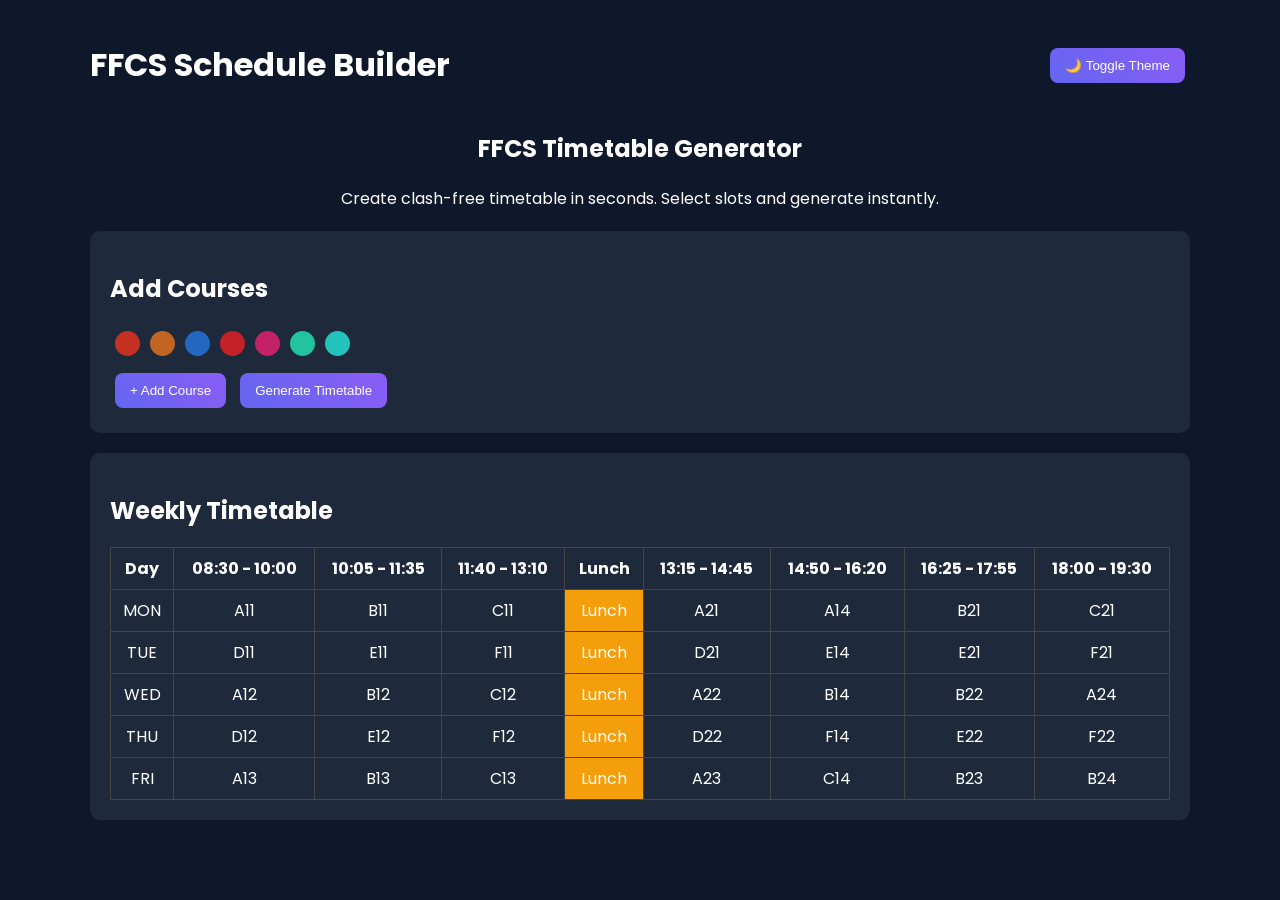
<file: index.html>
<!DOCTYPE html>
<html lang="en">
<head>
<meta charset="UTF-8">
<meta name="viewport" content="width=device-width, initial-scale=1.0">

<title>FFCS Timetable Generator | Clash-Free Schedule Builder</title>

<meta name="description" content="Create clash-free FFCS timetables instantly. Perfect for VIT students.">

<link rel="stylesheet" href="style.css">

<link href="https://fonts.googleapis.com/css2?family=Poppins:wght@300;500;700&display=swap" rel="stylesheet">
</head>

<body>

<div class="container">

<header>
  <h1>FFCS Schedule Builder</h1>
  <button id="themeToggle">🌙 Toggle Theme</button>
</header>

<section class="hero">
  <h2>FFCS Timetable Generator</h2>
  <p>
    Create clash-free timetable in seconds. Select slots and generate instantly.
  </p>
</section>

<section class="card">
  <h2>Add Courses</h2>

  <div id="courseList"></div>

  <div id="colorPicker"></div>

  <button onclick="addCourse()">+ Add Course</button>
  <button onclick="generate()">Generate Timetable</button>
</section>

<section class="card">
  <h2>Weekly Timetable</h2>

  <table>
    <thead>
      <tr>
        <th>Day</th>
        <th>08:30 - 10:00</th>
        <th>10:05 - 11:35</th>
        <th>11:40 - 13:10</th>
        <th>Lunch</th>
        <th>13:15 - 14:45</th>
        <th>14:50 - 16:20</th>
        <th>16:25 - 17:55</th>
        <th>18:00 - 19:30</th>
      </tr>
    </thead>
    <tbody id="tableBody"></tbody>
  </table>

</section>

</div>

<script src="app.js"></script>
</body>
</html>
</file>
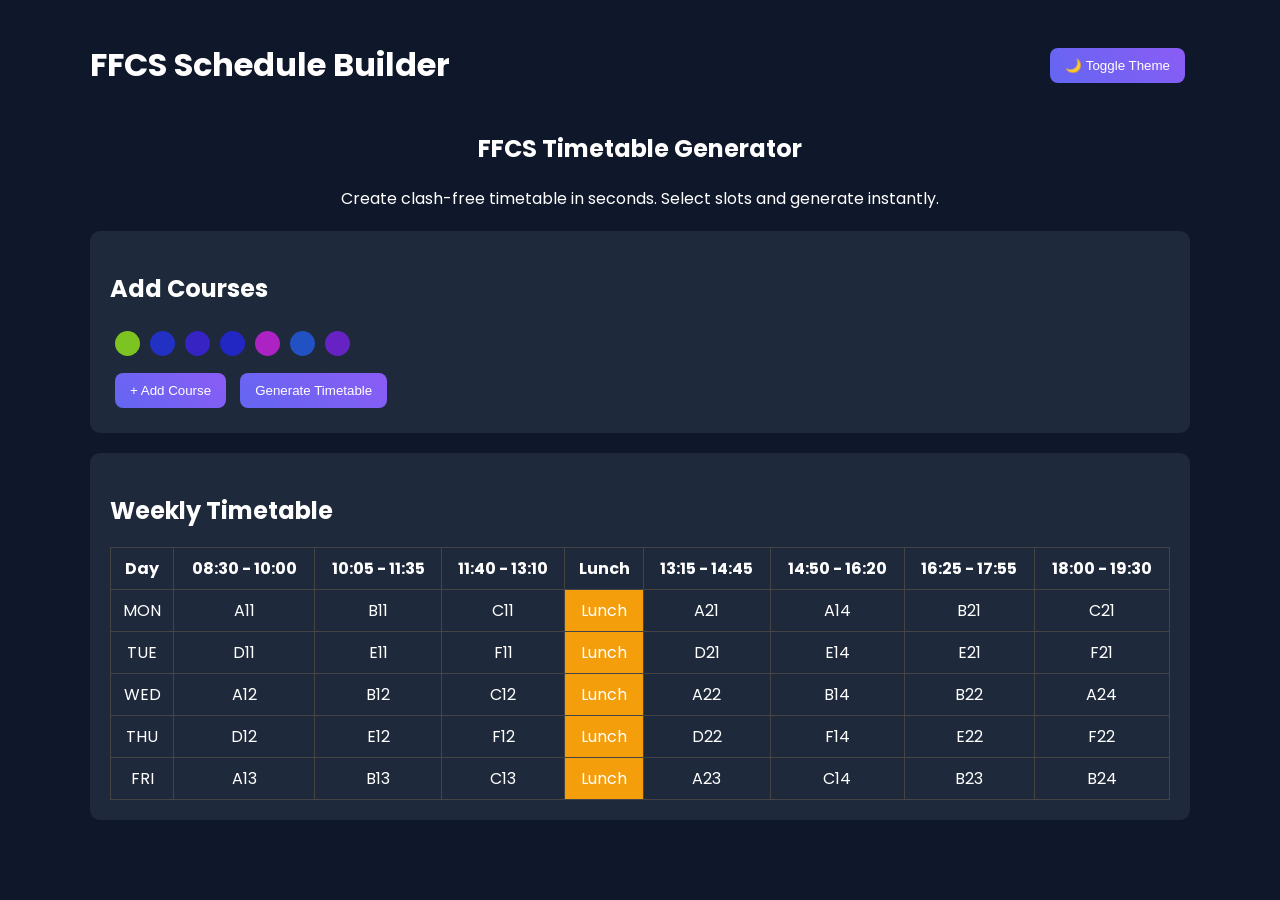
<file: index..html>
<!DOCTYPE html>
<html lang="en">
<head>
<meta charset="UTF-8">
<meta name="viewport" content="width=device-width, initial-scale=1.0">

<title>FFCS Timetable Generator | Clash-Free Schedule Builder</title>

<meta name="description" content="Create clash-free FFCS timetables instantly. Perfect for VIT students.">

<link rel="stylesheet" href="style.css">

<link href="https://fonts.googleapis.com/css2?family=Poppins:wght@300;500;700&display=swap" rel="stylesheet">
</head>

<body>

<div class="container">

<header>
  <h1>FFCS Schedule Builder</h1>
  <button id="themeToggle">🌙 Toggle Theme</button>
</header>

<section class="hero">
  <h2>FFCS Timetable Generator</h2>
  <p>
    Create clash-free timetable in seconds. Select slots and generate instantly.
  </p>
</section>

<section class="card">
  <h2>Add Courses</h2>

  <div id="courseList"></div>

  <div id="colorPicker"></div>

  <button onclick="addCourse()">+ Add Course</button>
  <button onclick="generate()">Generate Timetable</button>
</section>

<section class="card">
  <h2>Weekly Timetable</h2>

  <table>
    <thead>
      <tr>
        <th>Day</th>
        <th>08:30 - 10:00</th>
        <th>10:05 - 11:35</th>
        <th>11:40 - 13:10</th>
        <th>Lunch</th>
        <th>13:15 - 14:45</th>
        <th>14:50 - 16:20</th>
        <th>16:25 - 17:55</th>
        <th>18:00 - 19:30</th>
      </tr>
    </thead>
    <tbody id="tableBody"></tbody>
  </table>

</section>

</div>

<script src="app.js"></script>
</body>
</html>
</file>
<file: style.css>
body{
  font-family: 'Poppins', sans-serif;
  margin:0;
  background:#0f172a;
  color:white;
}

.light{
  background:#f5f5f5;
  color:black;
}

.container{
  max-width:1100px;
  margin:auto;
  padding:20px;
}

header{
  display:flex;
  justify-content:space-between;
  align-items:center;
}

button{
  padding:10px 15px;
  border:none;
  border-radius:8px;
  background:linear-gradient(45deg,#6366f1,#8b5cf6);
  color:white;
  cursor:pointer;
  margin:5px;
}

.card{
  background:#1e293b;
  padding:20px;
  margin-top:20px;
  border-radius:10px;
}

.hero{
  text-align:center;
  margin:20px 0;
}

input{
  padding:10px;
  margin:5px;
  border-radius:6px;
  border:none;
}

.courseRow{
  margin-bottom:10px;
}

.slotBox button{
  margin:3px;
  padding:5px;
  font-size:12px;
}

.slotBox button.active{
  background:#22c55e;
}

.colorBox{
  width:25px;
  height:25px;
  display:inline-block;
  margin:5px;
  border-radius:50%;
  cursor:pointer;
}

.colorBox.active{
  border:2px solid white;
}

table{
  width:100%;
  border-collapse:collapse;
}

td,th{
  border:1px solid #444;
  padding:8px;
  text-align:center;
}

.lunch{
  background:#f59e0b;
}

.filled{
  color:white;
  font-size:12px;
}
</file>
